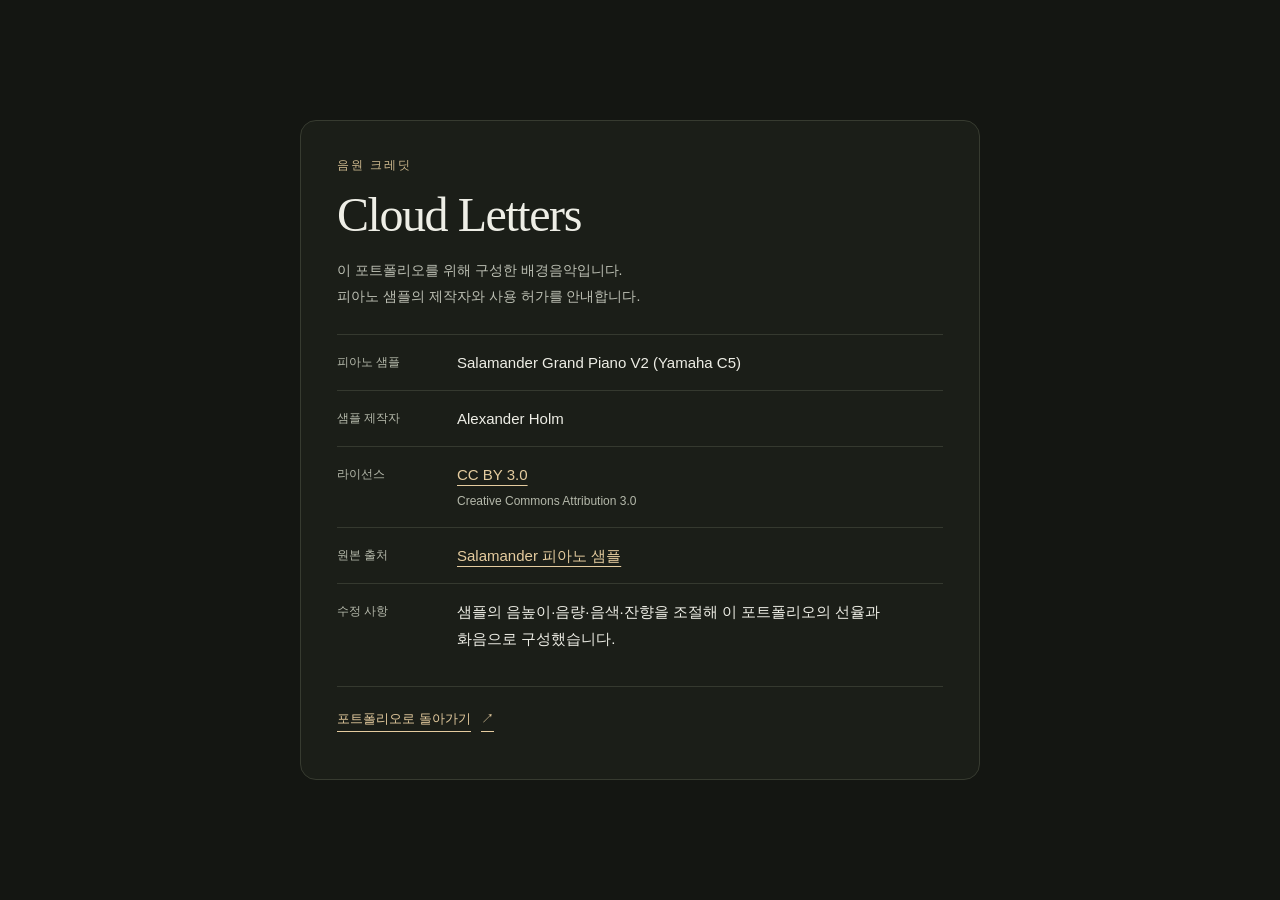
<file: public/assets/audio/credits.html>
<!doctype html>
<html lang="ko">
<head>
  <meta charset="UTF-8">
  <meta name="viewport" content="width=device-width, initial-scale=1">
  <meta name="color-scheme" content="dark">
  <meta name="description" content="Cloud Letters 배경음악의 피아노 샘플 출처와 라이선스 안내">
  <link rel="icon" href="data:,">
  <title>음원 크레딧 · Cloud Letters</title>
  <style>
    * { box-sizing: border-box; }
    body {
      margin: 0;
      min-height: 100vh;
      min-height: 100svh;
      display: grid;
      place-items: center;
      padding: clamp(20px, 3vw, 32px);
      background: #141612;
      color: #eeeee6;
      font-family: "Malgun Gothic", "Apple SD Gothic Neo", sans-serif;
      -webkit-font-smoothing: antialiased;
    }
    main {
      width: min(100%, 680px);
      padding: clamp(24px, 4vw, 36px);
      border: 1px solid #373b30;
      background: #1b1e18;
      border-radius: 16px;
    }
    .eyebrow { margin: 0 0 14px; color: #cfba8f; font-size: 12px; letter-spacing: .16em; }
    h1 { margin: 0; font: 400 clamp(36px, 7vw, 48px)/1.12 Georgia, serif; letter-spacing: -.03em; }
    .intro { margin: 16px 0 24px; color: #bdc0b4; font-size: 14px; line-height: 1.85; word-break: keep-all; }
    dl { margin: 0; }
    .credit-row { display: grid; grid-template-columns: 106px minmax(0, 1fr); gap: 14px; padding: 14px 0; border-top: 1px solid #35392f; }
    dt { padding-top: 3px; color: #b5b9ab; font-size: 12px; line-height: 1.8; }
    dd { margin: 0; font-size: 15px; line-height: 1.8; overflow-wrap: anywhere; word-break: keep-all; }
    a { color: #e5cc9f; text-underline-offset: 5px; text-decoration-thickness: 1px; }
    a:hover { color: #fff0cf; }
    a:focus-visible { outline: 2px solid #e5cc9f; outline-offset: 5px; border-radius: 2px; }
    .license-name { display: block; margin-top: 3px; color: #b5b9ab; font-size: 12px; }
    footer { margin-top: 20px; padding-top: 12px; border-top: 1px solid #35392f; }
    .back-link { min-height: 44px; display: inline-flex; align-items: center; gap: 10px; font-size: 13px; text-decoration: none; }
    .back-link span { border-bottom: 1px solid currentColor; padding-bottom: 3px; }
    @media (max-width: 480px) {
      .credit-row { grid-template-columns: 1fr; gap: 5px; padding: 16px 0; }
      dt { padding: 0; }
      .intro { margin-bottom: 23px; }
    }
  </style>
</head>
<body>
  <main>
    <header>
      <p class="eyebrow">음원 크레딧</p>
      <h1>Cloud Letters</h1>
      <p class="intro">이 포트폴리오를 위해 구성한 배경음악입니다.<br>피아노 샘플의 제작자와 사용 허가를 안내합니다.</p>
    </header>
    <dl>
      <div class="credit-row">
        <dt>피아노 샘플</dt>
        <dd>Salamander Grand Piano V2 (Yamaha C5)</dd>
      </div>
      <div class="credit-row">
        <dt>샘플 제작자</dt>
        <dd>Alexander Holm</dd>
      </div>
      <div class="credit-row">
        <dt>라이선스</dt>
        <dd><a href="https://creativecommons.org/licenses/by/3.0/" target="_blank" rel="noopener noreferrer">CC BY 3.0</a><span class="license-name">Creative Commons Attribution 3.0</span></dd>
      </div>
      <div class="credit-row">
        <dt>원본 출처</dt>
        <dd><a href="https://github.com/Tonejs/audio/tree/master/salamander" target="_blank" rel="noopener noreferrer">Salamander 피아노 샘플</a></dd>
      </div>
      <div class="credit-row">
        <dt>수정 사항</dt>
        <dd>샘플의 음높이·음량·음색·잔향을 조절해 이 포트폴리오의 선율과 화음으로 구성했습니다.</dd>
      </div>
    </dl>
    <footer><a class="back-link" href="../../"><span>포트폴리오로 돌아가기</span><span aria-hidden="true">↗</span></a></footer>
  </main>
</body>
</html>
</file>
